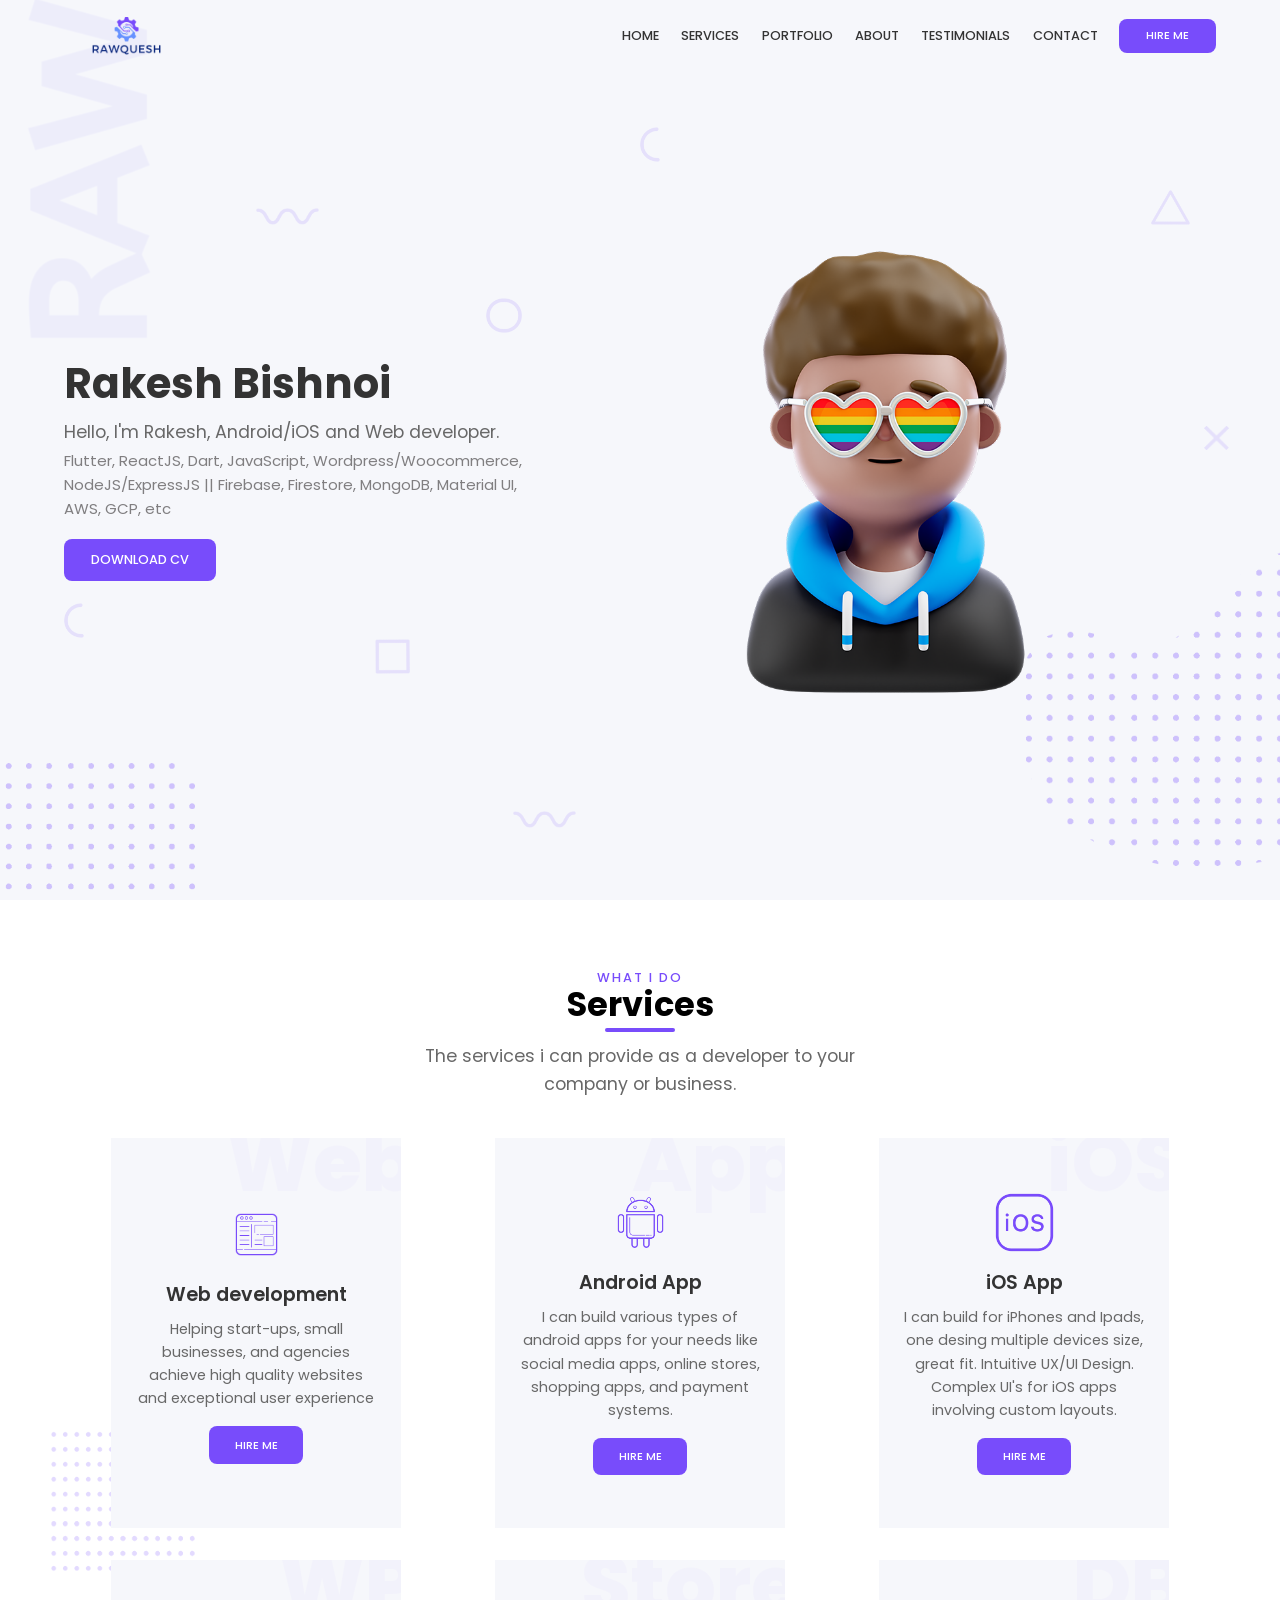
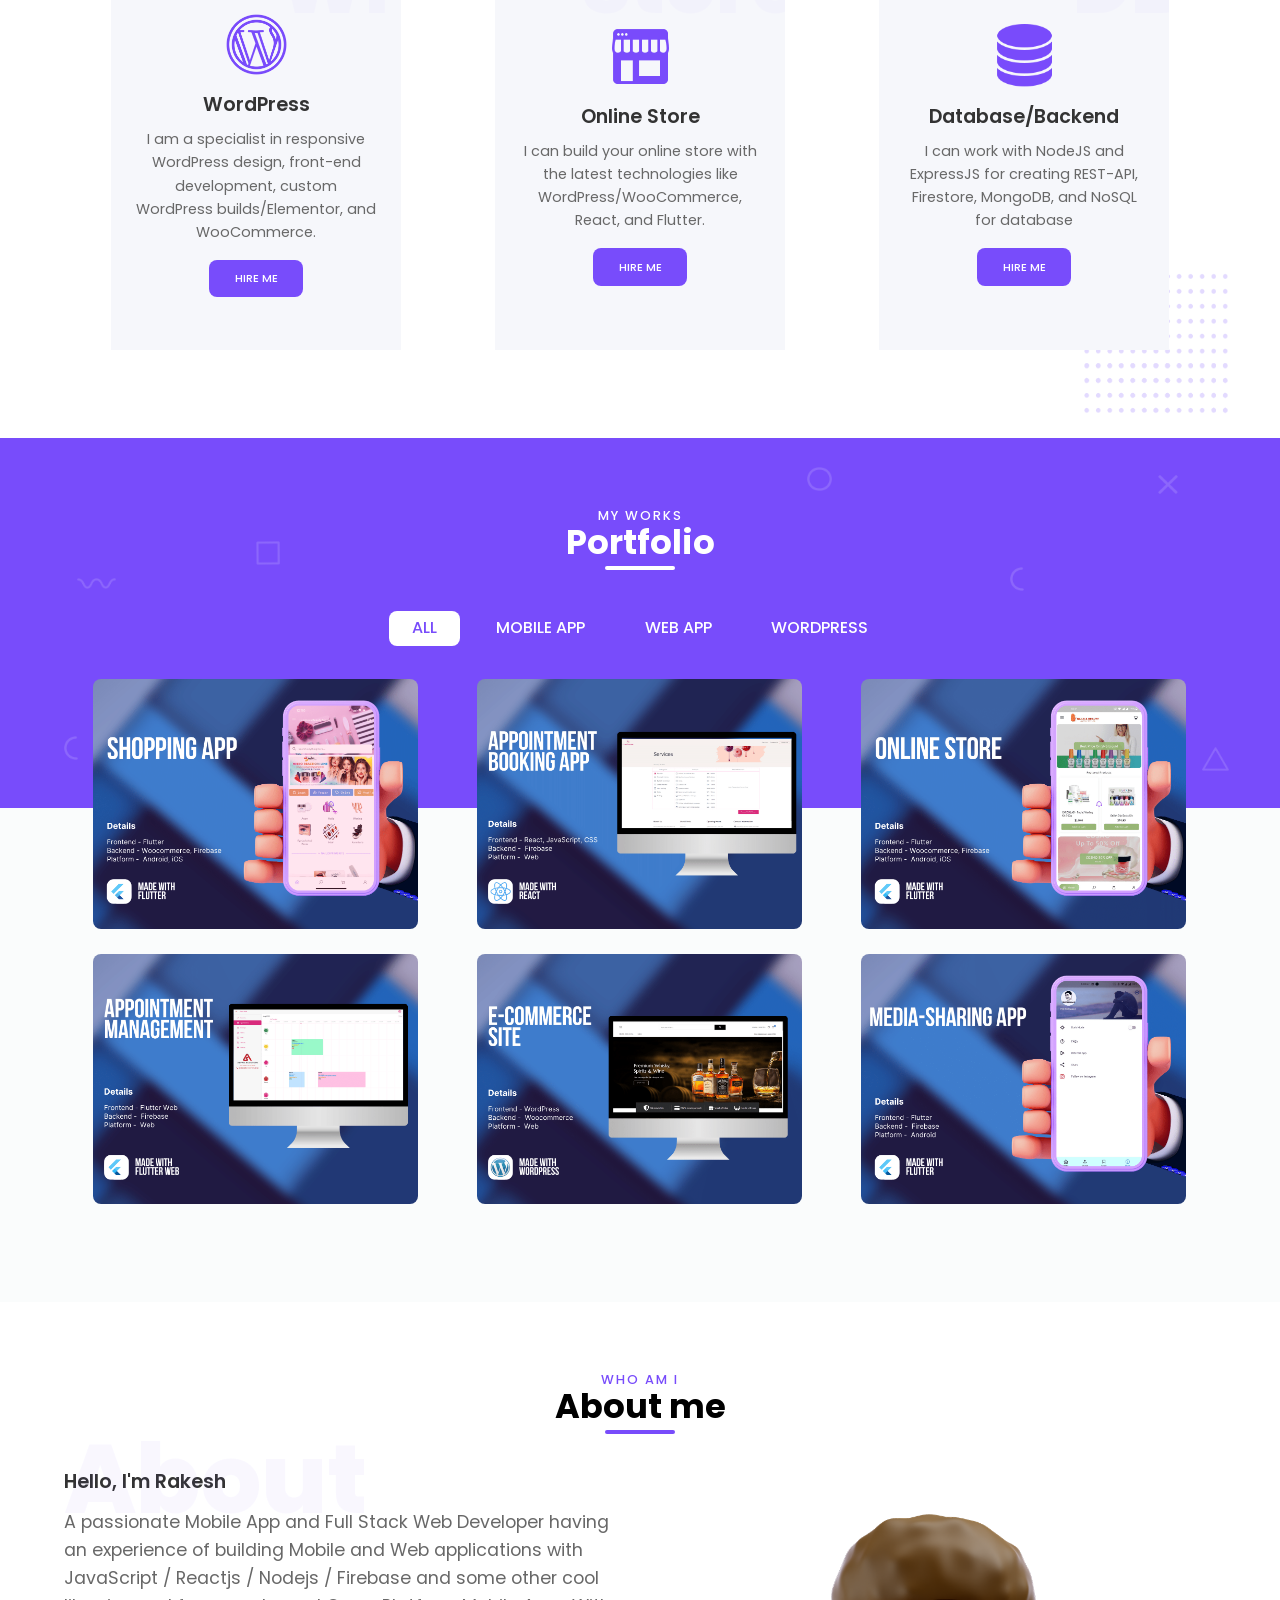
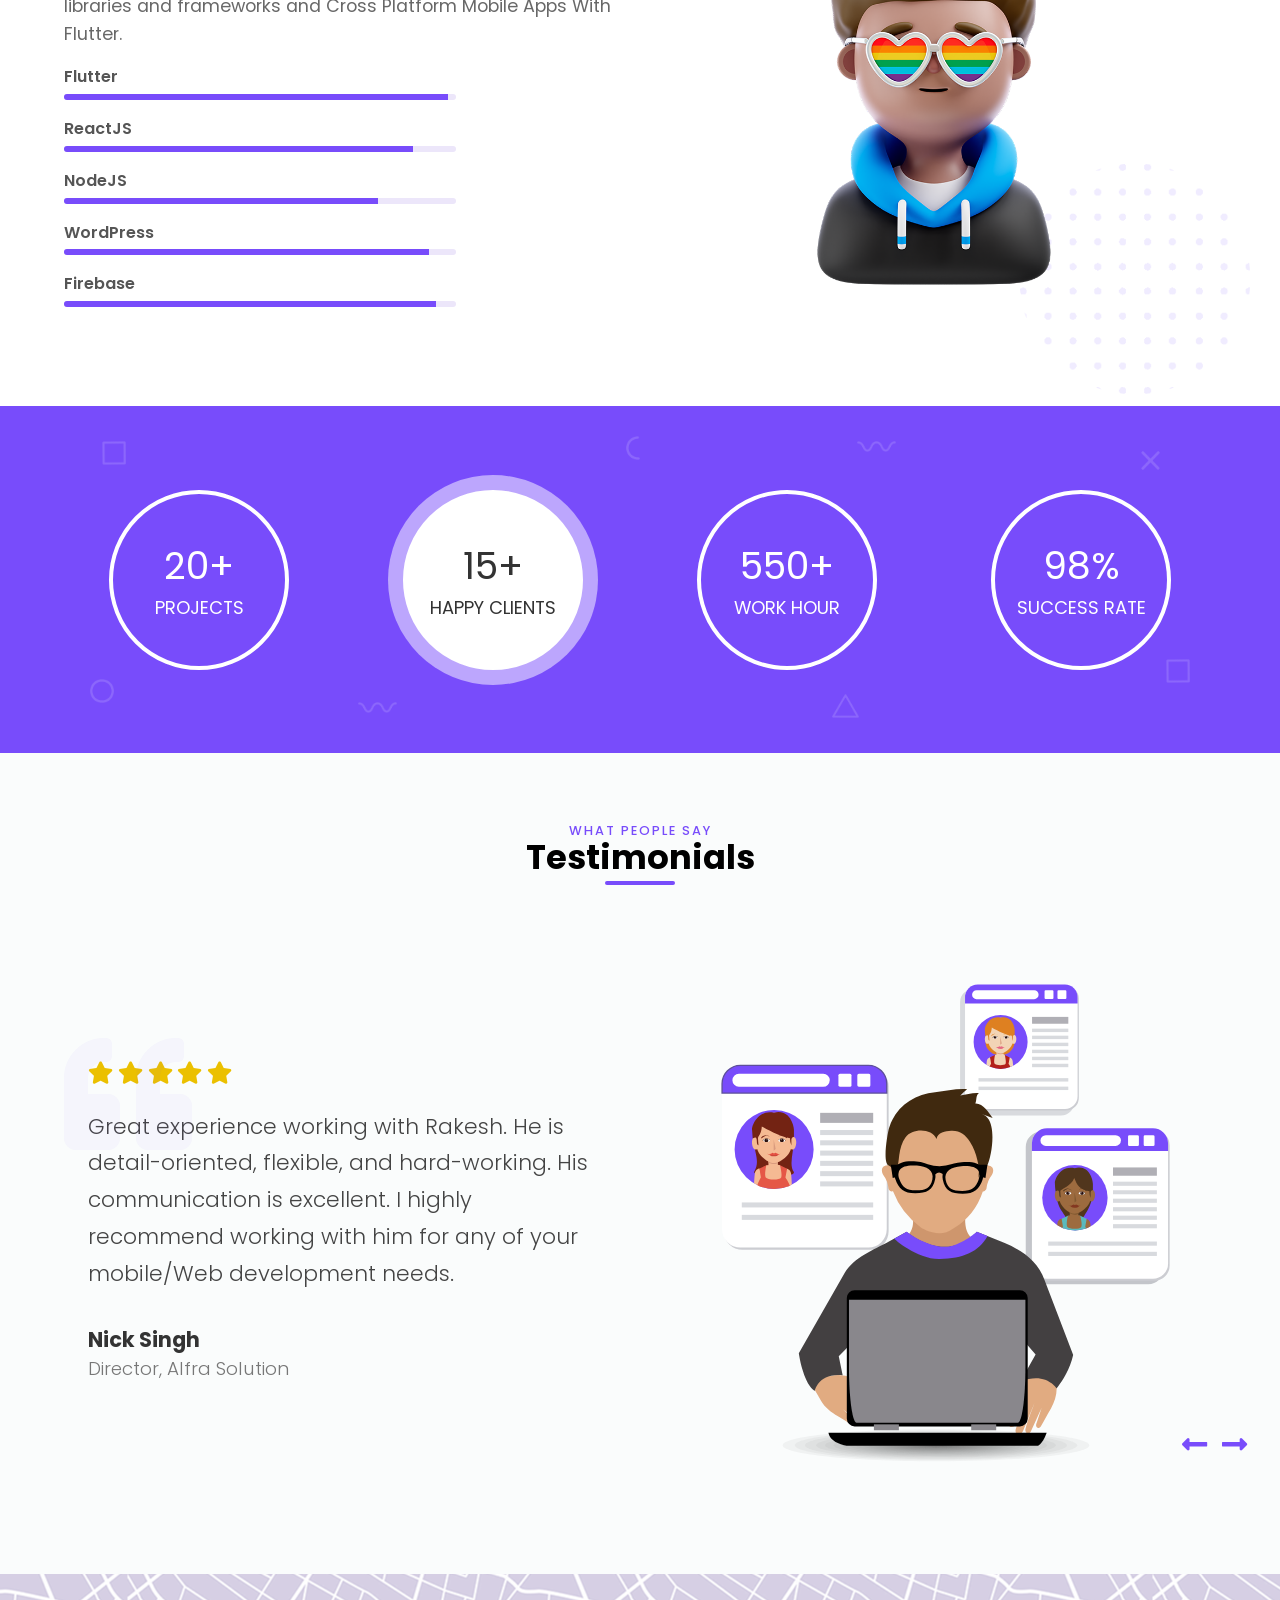
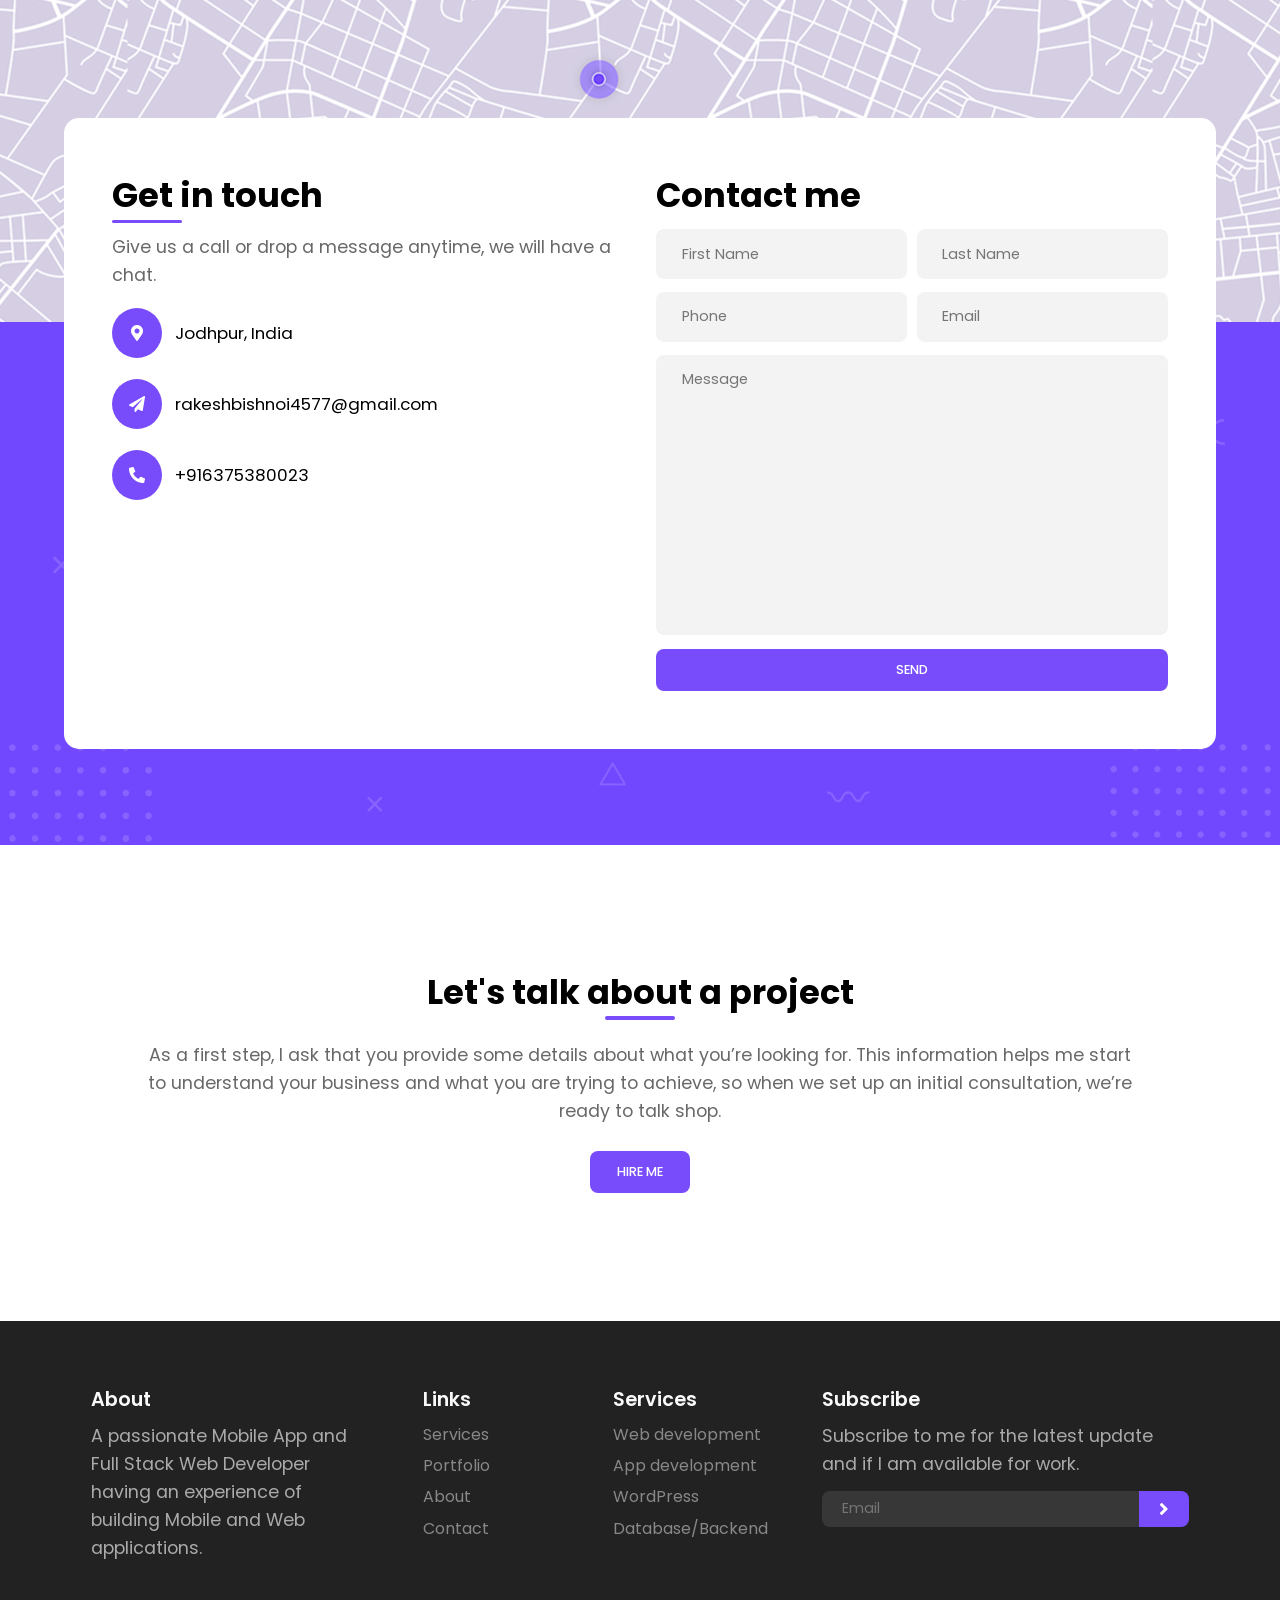
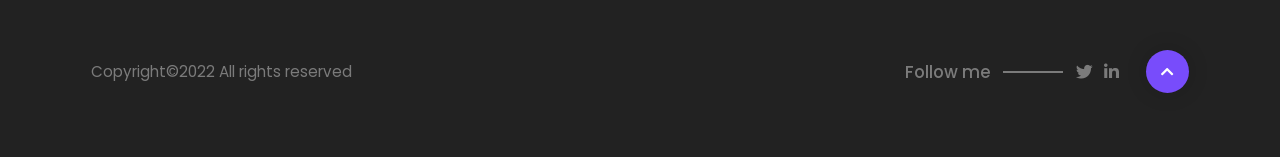
<file: index.html>
<!DOCTYPE html>
<html lang="en">
  <head>
    <meta charset="UTF-8" />
    <meta name="viewport" content="width=device-width, initial-scale=1.0" />
    <title>Hey, I'm Rakesh</title>
    <link rel="icon" type="image/x-icon" href="/img/fevicon.png?" />
    <link
      rel="stylesheet"
      href="https://unpkg.com/swiper/swiper-bundle.min.css"
    />
    <link
      rel="stylesheet"
      href="https://cdnjs.cloudflare.com/ajax/libs/font-awesome/5.15.1/css/all.min.css"
    />
    <link rel="stylesheet" href="./css/style.css" />
  </head>
  <body>
    <main>
      <header id="header">
        <div class="overlay overlay-lg">
          <img
            src="./img/shapes/square.png"
            class="shape square"
            alt="square shape rawquesh"
          />
          <img
            src="./img/shapes/circle.png"
            class="shape circle"
            alt="circle shape rawquesh"
          />
          <img
            src="./img/shapes/half-circle.png"
            class="shape half-circle1"
            alt="half circle shape rawquesh"
          />
          <img
            src="./img/shapes/half-circle.png"
            class="shape half-circle2"
            alt="half circle shape rawquesh"
          />
          <img
            src="./img/shapes/x.png"
            class="shape xshape"
            alt="shapes rawquesh"
          />
          <img
            src="./img/shapes/wave.png"
            class="shape wave wave1"
            alt="wave shape rawquesh"
          />
          <img
            src="./img/shapes/wave.png"
            class="shape wave wave2"
            alt="wave shape rawquesh"
          />
          <img
            src="./img/shapes/triangle.png"
            class="shape triangle"
            alt="triangle shape rawquesh"
          />
          <img
            src="./img/shapes/letters.png"
            class="letters"
            alt="letters rawquesh"
          />
          <img
            src="./img/shapes/points1.png"
            class="points points1"
            alt="points rawquesh"
          />
        </div>

        <nav>
          <div class="container">
            <div class="logo">
              <img src="./img/logo.png" alt="Logo" />
            </div>

            <div class="links">
              <ul>
                <li>
                  <a href="#header">Home</a>
                </li>
                <li>
                  <a href="#services">Services</a>
                </li>
                <li>
                  <a href="#portfolio">Portfolio</a>
                </li>
                <li>
                  <a href="#about">About</a>
                </li>

                <li>
                  <a href="#testimonials">Testimonials</a>
                </li>
                <li>
                  <a href="#contact">Contact</a>
                </li>
                <li>
                  <a href="mailto:rakeshbishnoi4577@gmail.com" class="active"
                    >Hire me</a
                  >
                </li>
              </ul>
            </div>

            <div class="hamburger-menu">
              <div class="bar"></div>
            </div>
          </div>
        </nav>

        <!-- Main section  -->

        <div class="header-content">
          <div class="container grid-2">
            <div class="column-1">
              <h1 class="header-title">Rakesh Bishnoi</h1>
              <div class="text">
                <p>Hello, I'm Rakesh, Android/iOS and Web developer.</p>
                <div class="small-desc">
                  Flutter, ReactJS, Dart, JavaScript, Wordpress/Woocommerce,
                  NodeJS/ExpressJS || Firebase, Firestore, MongoDB, Material UI,
                  AWS, GCP, etc
                </div>
              </div>
              <a href="./img/cv.pdf" target="_blank" class="btn">Download CV</a>
            </div>

            <div class="column-2 image">
              <img
                src="./img/shapes/points2.png"
                class="points points2"
                alt="points rawquesh"
              />
              <img
                src="./img/person.png"
                class="img-element z-index"
                alt="main logo rawquesh"
              />
            </div>
          </div>
        </div>
      </header>

      <!-- Services section  -->

      <section class="services section" id="services">
        <div class="container">
          <div class="section-header">
            <h3 class="title" data-title="What I Do">Services</h3>
            <p class="text">
              The services i can provide as a developer to your company or
              business.
            </p>
          </div>

          <div class="cards">
            <div class="card-wrap">
              <img
                src="./img/shapes/points3.png"
                class="points points1 points-sq"
                alt="points square rawquesh"
              />
              <div class="card" data-card="Web">
                <div class="card-content z-index">
                  <img
                    src="./img/services/web.png"
                    class="icon"
                    alt="web development showcase rawquesh"
                  />
                  <h3 class="title-sm">Web development</h3>
                  <p class="text">
                    Helping start-ups, small businesses, and agencies achieve
                    high quality websites and exceptional user experience
                  </p>
                  <a href="mailto:rakeshbishnoi4577@gmail.com" class="btn small"
                    >Hire me</a
                  >
                </div>
              </div>
            </div>

            <div class="card-wrap">
              <div class="card" data-card="App">
                <div class="card-content z-index">
                  <img
                    src="./img/services/android.png"
                    class="icon"
                    alt="android development showcase rawquesh"
                  />
                  <h3 class="title-sm">Android App</h3>
                  <p class="text">
                    I can build various types of android apps for your needs
                    like social media apps, online stores, shopping apps, and
                    payment systems.
                  </p>
                  <a href="mailto:rakeshbishnoi4577@gmail.com" class="btn small"
                    >Hire me</a
                  >
                </div>
              </div>
            </div>
            <div class="card-wrap">
              <div class="card" data-card="iOS">
                <div class="card-content z-index">
                  <img
                    src="./img/services/ios.png"
                    class="icon"
                    alt="ios development showcase rawquesh"
                  />
                  <h3 class="title-sm">iOS App</h3>
                  <p class="text">
                    I can build for iPhones and Ipads, one desing multiple
                    devices size, great fit. Intuitive UX/UI Design. Complex
                    UI's for iOS apps involving custom layouts.
                  </p>
                  <a href="mailto:rakeshbishnoi4577@gmail.com" class="btn small"
                    >Hire me</a
                  >
                </div>
              </div>
            </div>
            <div class="card-wrap">
              <div class="card" data-card="WP">
                <div class="card-content z-index">
                  <img
                    src="./img/services/wordpress.png"
                    class="icon"
                    alt="wordpress showcase rawquesh"
                  />
                  <h3 class="title-sm">WordPress</h3>
                  <p class="text">
                    I am a specialist in responsive WordPress design, front-end
                    development, custom WordPress builds/Elementor, and
                    WooCommerce.
                  </p>
                  <a href="mailto:rakeshbishnoi4577@gmail.com" class="btn small"
                    >Hire me</a
                  >
                </div>
              </div>
            </div>
            <div class="card-wrap">
              <div class="card" data-card="Store">
                <div class="card-content z-index">
                  <img
                    src="./img/services/online-store100.png"
                    class="icon"
                    alt="online store showcase rawquesh"
                  />
                  <h3 class="title-sm">Online Store</h3>
                  <p class="text">
                    I can build your online store with the latest technologies
                    like WordPress/WooCommerce, React, and Flutter.
                  </p>
                  <a href="mailto:rakeshbishnoi4577@gmail.com" class="btn small"
                    >Hire me</a
                  >
                </div>
              </div>
            </div>

            <div class="card-wrap">
              <img
                src="./img/shapes/points3.png"
                class="points points2 points-sq"
                alt=""
              />
              <div class="card" data-card="DB">
                <div class="card-content z-index">
                  <img
                    src="./img/services/database.png"
                    class="icon"
                    alt="database Backend showcase rawquesh"
                  />
                  <h3 class="title-sm">Database/Backend</h3>
                  <p class="text">
                    I can work with NodeJS and ExpressJS for creating REST-API,
                    Firestore, MongoDB, and NoSQL for database
                  </p>
                  <a href="mailto:rakeshbishnoi4577@gmail.com" class="btn small"
                    >Hire me</a
                  >
                </div>
              </div>
            </div>
          </div>
        </div>
      </section>

      <!-- Portfolio section -->

      <section class="portfolio section" id="portfolio">
        <div class="background-bg">
          <div class="overlay overlay-sm">
            <img
              src="./img/shapes/half-circle.png"
              class="shape half-circle1"
              alt=""
            />
            <img
              src="./img/shapes/half-circle.png"
              class="shape half-circle2"
              alt=""
            />
            <img src="./img/shapes/square.png" class="shape square" alt="" />
            <img src="./img/shapes/wave.png" class="shape wave" alt="" />
            <img src="./img/shapes/circle.png" class="shape circle" alt="" />
            <img
              src="./img/shapes/triangle.png"
              class="shape triangle"
              alt=""
            />
            <img src="./img/shapes/x.png" class="shape xshape" alt="" />
          </div>
        </div>

        <div class="container">
          <div class="section-header">
            <h3 class="title" data-title="My works">Portfolio</h3>
          </div>

          <div class="section-body">
            <div class="filter">
              <button class="filter-btn active" data-filter="*">All</button>
              <button class="filter-btn" data-filter=".appdev">
                Mobile App
              </button>
              <button class="filter-btn" data-filter=".webdev">Web App</button>
              <button class="filter-btn" data-filter=".wordpress">
                WordPress
              </button>
              <!-- <button class="filter-btn" data-filter=".wordpress">
                NodeJS
              </button> -->
            </div>

            <div class="grid">
              <a
                target="_blank"
                href="https://apps.apple.com/au/app/luminous-beauty-supply/id1556612136"
              >
                <div class="grid-item appdev">
                  <div class="gallery-image">
                    <img
                      src="./img/portfolio/shopping-app.png"
                      alt="Shopping App"
                    />
                    <div class="img-overlay">
                      <div class="plus"></div>
                      <div class="img-description">
                        <h3>Shopping App</h3>
                        <h5>View Demo</h5>
                      </div>
                    </div>
                  </div>
                </div>
              </a>

              <a target="_blank" href="https://parisnails.com.au/">
                <div class="grid-item webdev">
                  <div class="gallery-image">
                    <img
                      src="./img/portfolio/pos-web.png"
                      alt="Appointment Booking App"
                    />
                    <div class="img-overlay">
                      <div class="plus"></div>
                      <div class="img-description">
                        <h3>Appointment Booking App</h3>
                        <h5>View Demo</h5>
                      </div>
                    </div>
                  </div>
                </div>
              </a>
              <a target="_blank" href="about:black">
                <div class="grid-item appdev">
                  <div class="gallery-image">
                    <img
                      src="./img/portfolio/online-store.png"
                      alt="Online Store"
                    />
                    <div class="img-overlay">
                      <div class="plus"></div>
                      <div class="img-description">
                        <h3>Online Store</h3>
                        <h5>View Demo</h5>
                      </div>
                    </div>
                  </div>
                </div>
              </a>
              <a target="_blank" href="https://admin.parisnails.com.au/">
                <div class="grid-item webdev">
                  <div class="gallery-image">
                    <img
                      src="./img/portfolio/pos-admin.png"
                      alt="Appointment Management"
                    />
                    <div class="img-overlay">
                      <div class="plus"></div>
                      <div class="img-description">
                        <h3>Appointment Management</h3>
                        <h5>View Demo</h5>
                      </div>
                    </div>
                  </div>
                </div>
              </a>
              <a target="_blank" href="https://thebeverageangels.com.au/">
                <div class="grid-item wordpress">
                  <div class="gallery-image">
                    <img
                      src="./img/portfolio/wordpress1.png"
                      alt="App Development"
                    />
                    <div class="img-overlay">
                      <div class="plus"></div>
                      <div class="img-description">
                        <h3>App Development</h3>
                        <h5>View Demo</h5>
                      </div>
                    </div>
                  </div>
                </div>
              </a>
              <a
                href="https://play.google.com/store/apps/details?id=com.memebaaz.MemeBaaz"
                target="_blank"
              >
                <div class="grid-item ui appdev">
                  <div class="gallery-image">
                    <img
                      src="./img/portfolio/media-sharing.png"
                      alt="Media Sharing app"
                    />
                    <div class="img-overlay">
                      <div class="plus"></div>
                      <div class="img-description">
                        <h3>Media Sharing app</h3>
                        <h5>View Demo</h5>
                      </div>
                    </div>
                  </div>
                </div>
              </a>
            </div>
          </div>
        </div>
      </section>

      <!-- About section -->

      <section class="about section" id="about">
        <div class="container">
          <div class="section-header">
            <h3 class="title" data-title="Who Am I">About me</h3>
          </div>

          <div class="section-body grid-2">
            <div class="column-1">
              <h3 class="title-sm">Hello, I'm Rakesh</h3>
              <p class="text">
                A passionate Mobile App and Full Stack Web Developer having an
                experience of building Mobile and Web applications with
                JavaScript / Reactjs / Nodejs / Firebase and some other cool
                libraries and frameworks and Cross Platform Mobile Apps With
                Flutter.
              </p>
              <div class="skills">
                <div class="skill Flutter">
                  <h3 class="skill-title">Flutter</h3>
                  <div class="skill-bar">
                    <div class="skill-progress" data-progress="98%"></div>
                  </div>
                </div>
                <div class="skill ReactJS">
                  <h3 class="skill-title">ReactJS</h3>
                  <div class="skill-bar">
                    <div class="skill-progress" data-progress="89%"></div>
                  </div>
                </div>
                <div class="skill NodeJS">
                  <h3 class="skill-title">NodeJS</h3>
                  <div class="skill-bar">
                    <div class="skill-progress" data-progress="80%"></div>
                  </div>
                </div>
                <div class="skill WordPress">
                  <h3 class="skill-title">WordPress</h3>
                  <div class="skill-bar">
                    <div class="skill-progress" data-progress="93%"></div>
                  </div>
                </div>
                <div class="skill Firebase">
                  <h3 class="skill-title">Firebase</h3>
                  <div class="skill-bar">
                    <div class="skill-progress" data-progress="95%"></div>
                  </div>
                </div>
              </div>
            </div>

            <div class="column-2 image">
              <img src="./img/shapes/points4.png" class="points" alt="" />
              <img src="./img/person.png" class="z-index" alt="" />
            </div>
          </div>
        </div>
      </section>

      <!-- Records -->

      <section class="records">
        <div class="overlay overlay-sm">
          <img src="./img/shapes/square.png" alt="" class="shape square1" />
          <img src="./img/shapes/square.png" alt="" class="shape square2" />
          <img src="./img/shapes/circle.png" alt="" class="shape circle" />
          <img
            src="./img/shapes/half-circle.png"
            alt=""
            class="shape half-circle"
          />
          <img src="./img/shapes/wave.png" alt="" class="shape wave wave1" />
          <img src="./img/shapes/wave.png" alt="" class="shape wave wave2" />
          <img src="./img/shapes/x.png" alt="" class="shape xshape" />
          <img src="./img/shapes/triangle.png" alt="" class="shape triangle" />
        </div>

        <div class="container">
          <div class="wrap">
            <div class="record-circle">
              <h2 class="number add-plus" data-num="20">0</h2>
              <h4 class="sub-title">Projects</h4>
            </div>
          </div>

          <div class="wrap">
            <div class="record-circle active">
              <h2 class="number add-plus" data-num="15">0</h2>
              <h4 class="sub-title">Happy Clients</h4>
            </div>
          </div>

          <div class="wrap">
            <div class="record-circle">
              <h2 class="number add-plus" data-num="550">0</h2>
              <h4 class="sub-title">Work Hour</h4>
            </div>
          </div>

          <div class="wrap">
            <div class="record-circle">
              <h2 class="number add-perc" data-num="98">0</h2>
              <h4 class="sub-title">Success rate</h4>
            </div>
          </div>
        </div>
      </section>

      <!-- Testimonials -->

      <section class="testimonials section" id="testimonials">
        <div class="container">
          <div class="section-header">
            <h3 class="title" data-title="What People Say">Testimonials</h3>
          </div>

          <div class="testi-content grid-2">
            <div class="column-1 reviews">
              <div class="swiper-container">
                <div class="swiper-wrapper">
                  <div class="swiper-slide review">
                    <i class="fas fa-quote-left quote"></i>
                    <div class="rate">
                      <i class="fas fa-star"></i>
                      <i class="fas fa-star"></i>
                      <i class="fas fa-star"></i>
                      <i class="fas fa-star"></i>
                      <i class="fas fa-star"></i>
                    </div>

                    <p class="review-text">
                      Great experience working with Rakesh. He is
                      detail-oriented, flexible, and hard-working. His
                      communication is excellent. I highly recommend working
                      with him for any of your mobile/Web development needs.
                    </p>

                    <div class="review-info">
                      <h3 class="review-name">Nick Singh</h3>
                      <h5 class="review-job">Director, Alfra Solution</h5>
                    </div>
                  </div>

                  <div class="swiper-slide review">
                    <i class="fas fa-quote-left quote"></i>
                    <div class="rate">
                      <i class="fas fa-star"></i>
                      <i class="fas fa-star"></i>
                      <i class="fas fa-star"></i>
                      <i class="fas fa-star"></i>
                      <i class="fas fa-star"></i>
                    </div>

                    <p class="review-text">
                      Rakesh and his team did an excellent job. I sincerely
                      appreciate the responsiveness and design talent they
                      applied to this project. I will work with them again and
                      highly recommend their services.
                    </p>

                    <div class="review-info">
                      <h3 class="review-name">Ram K.</h3>
                      <h5 class="review-job">Lead</h5>
                    </div>
                  </div>

                  <div class="swiper-slide review">
                    <i class="fas fa-quote-left quote"></i>
                    <div class="rate">
                      <i class="fas fa-star"></i>
                      <i class="fas fa-star"></i>
                      <i class="fas fa-star"></i>
                      <i class="fas fa-star"></i>
                      <i class="fas fa-star"></i>
                    </div>

                    <p class="review-text">
                      Rakesh did a very good job in making the changes for the
                      invoice app and we are looking forward to the next update
                      on the app also. many thanks again.
                    </p>

                    <div class="review-info">
                      <h3 class="review-name">Blue Touch</h3>
                      <h5 class="review-job">company</h5>
                    </div>
                  </div>

                  <div class="swiper-slide review">
                    <i class="fas fa-quote-left quote"></i>
                    <div class="rate">
                      <i class="fas fa-star"></i>
                      <i class="fas fa-star"></i>
                      <i class="fas fa-star"></i>
                      <i class="fas fa-star"></i>
                      <i class="fas fa-star"></i>
                    </div>

                    <p class="review-text">
                      Great communication, very easy to work with, made sure all
                      bugs had been fixed. Will definitely be using Rakesh
                      again
                    </p>

                    <div class="review-info">
                      <h3 class="review-name">Muskaan</h3>
                      <h5 class="review-job">The Beverage Angels</h5>
                    </div>
                  </div>
                </div>
                <div class="review-nav swiper-button-prev">
                  <i class="fas fa-long-arrow-alt-left"></i>
                </div>
                <div class="review-nav swiper-button-next">
                  <i class="fas fa-long-arrow-alt-right"></i>
                </div>
              </div>
            </div>

            <div class="column-2 image">
              <img src="./img/testi.svg" alt="" class="img-element" />
            </div>
          </div>
        </div>
      </section>

      <!-- Contact -->

      <section class="contact" id="contact">
        <div class="container">
          <div class="contact-box">
            <div class="contact-info">
              <h3 class="title">Get in touch</h3>
              <p class="text">
                Give us a call or drop a message anytime, we will have a chat.
              </p>
              <div class="information-wrap">
                <div class="information">
                  <div class="contact-icon">
                    <i class="fas fa-map-marker-alt"></i>
                  </div>
                  <p class="info-text">Jodhpur, India</p>
                </div>

                <div class="information">
                  <div class="contact-icon">
                    <i class="fas fa-paper-plane"></i>
                  </div>
                  <p class="info-text">rakeshbishnoi4577@gmail.com</p>
                </div>

                <div class="information">
                  <div class="contact-icon">
                    <i class="fas fa-phone-alt"></i>
                  </div>
                  <p class="info-text">+916375380023</p>
                </div>
              </div>
            </div>

            <div class="contact-form">
              <form
                form
                action="https://formsubmit.co/fbe30d8ad08199aa18d939301659dec5 "
                method="POST"
              >
                <h3 class="title">Contact me</h3>
                <div class="row">
                  <input type="hidden" name="_template" value="table" />
                  <input type="hidden" name="_subject" value="Contact" />

                  <input
                    class="contact-input"
                    placeholder="First Name"
                    type="text"
                    name="fname"
                    required
                  />
                  <input
                    type="text"
                    class="contact-input"
                    placeholder="Last Name"
                    name="lname"
                    required
                  />
                </div>

                <div class="row">
                  <input
                    type="text"
                    class="contact-input"
                    placeholder="Phone"
                    name="phone"
                    required
                  />
                  <input
                    type="email"
                    class="contact-input"
                    placeholder="Email"
                    name="email"
                    required
                  />
                </div>

                <div class="row">
                  <textarea
                    class="contact-input textarea"
                    placeholder="Message"
                    name="message"
                    required
                  ></textarea>
                </div>
                <button type="submit" class="btn">Send</button>
              </form>
            </div>
          </div>
        </div>
      </section>

      <!-- Hire me -->

      <section class="hireme" id="hireme">
        <div class="container">
          <h3 class="title">Let's talk about a project</h3>
          <p class="text">
            As a first step, I ask that you provide some details about what
            you’re looking for. This information helps me start to understand
            your business and what you are trying to achieve, so when we set up
            an initial consultation, we’re ready to talk shop.
          </p>
          <a href="mailto:rakeshbishnoi4577@gmail.com" class="btn">Hire me</a>
        </div>
      </section>
    </main>

    <footer class="footer">
      <div class="container">
        <div class="grid-4">
          <div class="grid-4-col footer-about">
            <h3 class="title-sm">About</h3>
            <p class="text">
              A passionate Mobile App and Full Stack Web Developer having an
              experience of building Mobile and Web applications.
            </p>
          </div>

          <div class="grid-4-col footer-links">
            <h3 class="title-sm">Links</h3>
            <ul>
              <li>
                <a href="#services">Services</a>
              </li>
              <li>
                <a href="#portfolio">Portfolio</a>
              </li>
              <li>
                <a href="#about">About</a>
              </li>

              <li>
                <a href="#contact">Contact</a>
              </li>
            </ul>
          </div>

          <div class="grid-4-col footer-links">
            <h3 class="title-sm">Services</h3>
            <ul>
              <li>
                <a>Web development</a>
              </li>
              <li>
                <a>App development </a>
              </li>
              <li>
                <a>WordPress</a>
              </li>
              <li>
                <a>Database/Backend</a>
              </li>
            </ul>
          </div>

          <div class="grid-4-col footer-newstletter">
            <h3 class="title-sm">Subscribe</h3>
            <p class="text">
              Subscribe to me for the latest update and if I am available for
              work.
            </p>
            <form
              action="https://formsubmit.co/fbe30d8ad08199aa18d939301659dec5 "
              method="POST"
            >
              <div class="footer-input-wrap">
                <input type="hidden" name="_template" value="table" />
                <input type="hidden" name="_subject" value="Subscribe" />
                <input
                  required
                  name="email"
                  type="email"
                  class="footer-input"
                  placeholder="Email"
                />
                <button type="submit" class="input-arrow">
                  <i class="fas fa-angle-right"></i>
                </button>
              </div>
            </form>
          </div>
        </div>

        <div class="bottom-footer">
          <div class="copyright">
            <p class="text">Copyright&copy;2022 All rights reserved</p>
          </div>

          <div class="followme-wrap">
            <div class="followme">
              <h3>Follow me</h3>
              <span class="footer-line"></span>
              <div class="social-media">
                <a href="https://twitter.com/rawquesh" target="_blank">
                  <i class="fab fa-twitter"></i>
                </a>
                <a href="https://www.linkedin.com/in/rawquesh/" target="_blank">
                  <i class="fab fa-linkedin-in"></i>
                </a>
              </div>
            </div>

            <div class="back-btn-wrap">
              <a href="#" class="back-btn">
                <i class="fas fa-chevron-up"></i>
              </a>
            </div>
          </div>
        </div>
      </div>
    </footer>

    <script src="https://cdnjs.cloudflare.com/ajax/libs/jquery/3.5.1/jquery.min.js"></script>
    <script src="./js/isotope.pkgd.min.js"></script>
    <script src="https://unpkg.com/swiper/swiper-bundle.min.js"></script>
    <script src="./js/app.js"></script>
  </body>
</html>
</file>
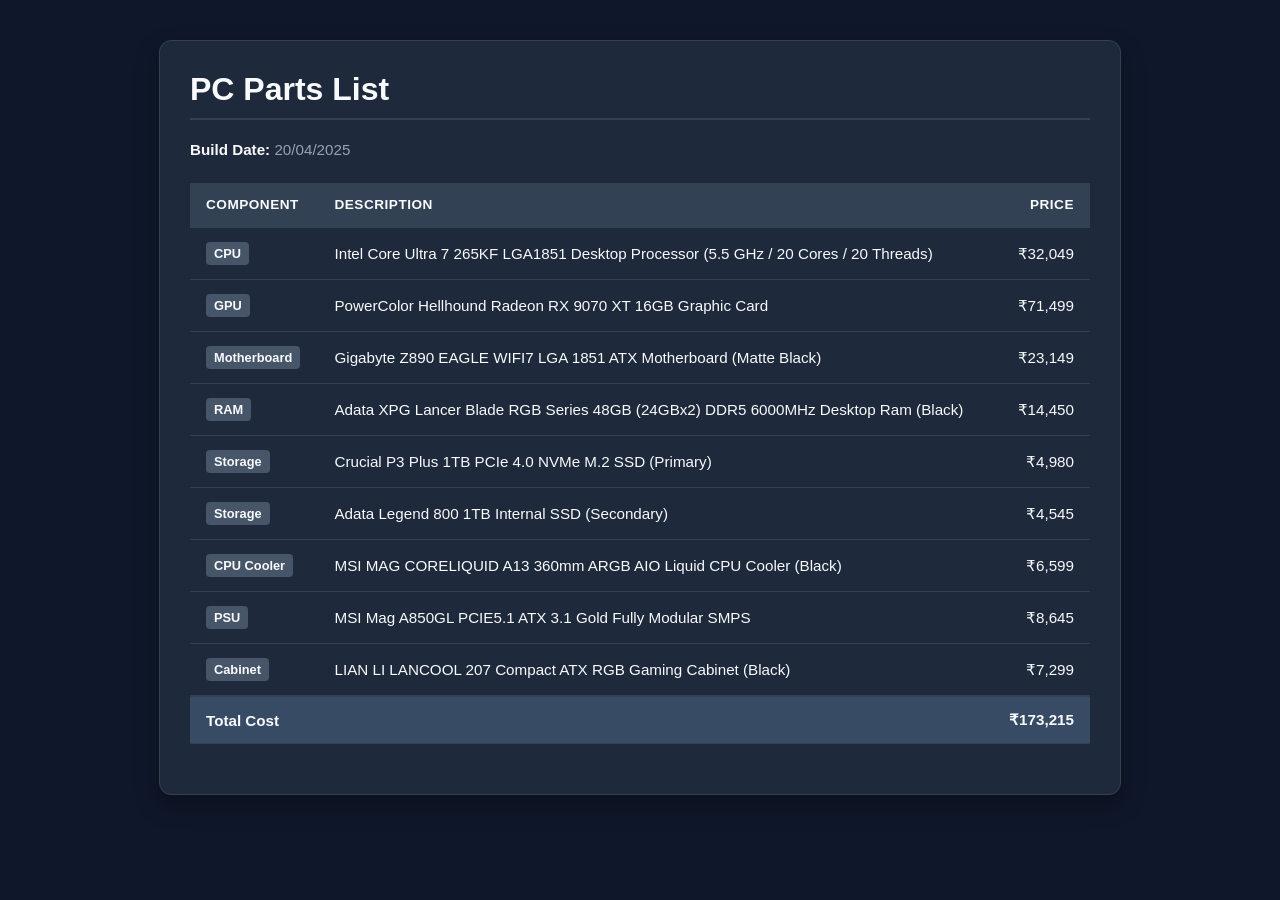
<file: pc-specs.html>
<!DOCTYPE html>
<html lang="en">
<head>
    <meta charset="UTF-8">
    <meta name="viewport" content="width=device-width, initial-scale=1.0">
    <title>PC Parts List</title>
    <style>
        :root {
            --bg-color: #0f172a;
            --card-bg: #1e293b;
            --text-main: #f8fafc;
            --text-muted: #94a3b8;
            --border-color: #334155;
            
            /* Unified row color for ALL components */
            --row-bg: #1e293b;
            --row-hover: #293548;

            /* Lighter accent colors for header and total rows */
            --header-bg: #334155; 
            --total-bg: #384b65;
        }

        body {
            font-family: -apple-system, BlinkMacSystemFont, "Segoe UI", Roboto, Helvetica, Arial, sans-serif;
            background-color: var(--bg-color);
            color: var(--text-main);
            margin: 0;
            padding: 40px 20px;
            display: flex;
            justify-content: center;
        }

        .container {
            width: 100%;
            max-width: 900px;
            background: var(--card-bg);
            padding: 30px;
            border-radius: 12px;
            box-shadow: 0 10px 25px rgba(0, 0, 0, 0.3);
            border: 1px solid var(--border-color);
        }

        h1 {
            margin-top: 0;
            font-size: 2rem;
            color: var(--text-main);
            border-bottom: 2px solid var(--border-color);
            padding-bottom: 10px;
        }

        .meta-info {
            font-size: 0.95rem;
            color: var(--text-muted);
            margin-bottom: 25px;
        }

        .meta-info strong {
            color: var(--text-main);
        }

        table {
            width: 100%;
            border-collapse: collapse;
            text-align: left;
            margin-bottom: 20px;
        }

        th {
            background-color: var(--header-bg);
            color: var(--text-main);
            font-weight: 600;
            text-transform: uppercase;
            font-size: 0.85rem;
            letter-spacing: 0.5px;
            padding: 14px 16px;
            border-bottom: 2px solid var(--border-color);
        }

        td {
            padding: 14px 16px;
            border-bottom: 1px solid var(--border-color);
            font-size: 0.95rem;
            background-color: var(--row-bg); /* Applies identical background to every item */
        }

        tr:hover td {
            background-color: var(--row-hover) !important;
        }

        .price-col {
            text-align: right;
            font-variant-numeric: tabular-nums;
            white-space: nowrap;
        }

        .total-row {
            font-weight: bold;
            font-size: 1.1rem;
        }

        .total-row td {
            border-top: 2px solid var(--border-color);
            border-bottom: 1px solid var(--border-color);
            color: var(--text-main);
            background-color: var(--total-bg) !important;
        }

        .component-badge {
            display: inline-block;
            padding: 4px 8px;
            background: #475569; /* Identical badge styling for all */
            border-radius: 4px;
            font-size: 0.8rem;
            font-weight: 600;
            color: var(--text-main);
        }
    </style>
</head>
<body>

<div class="container">
    <h1>PC Parts List</h1>
    <div class="meta-info">
        <span><strong>Build Date:</strong> 20/04/2025</span>
    </div>

    <table>
        <thead>
            <tr>
                <th>Component</th>
                <th>Description</th>
                <th class="price-col">Price</th>
            </tr>
        </thead>
        <tbody>
            <tr>
                <td><span class="component-badge">CPU</span></td>
                <td>Intel Core Ultra 7 265KF LGA1851 Desktop Processor (5.5 GHz / 20 Cores / 20 Threads)</td>
                <td class="price-col">₹32,049</td>
            </tr>
            <tr>
                <td><span class="component-badge">GPU</span></td>
                <td>PowerColor Hellhound Radeon RX 9070 XT 16GB Graphic Card</td>
                <td class="price-col">₹71,499</td>
            </tr>
            <tr>
                <td><span class="component-badge">Motherboard</span></td>
                <td>Gigabyte Z890 EAGLE WIFI7 LGA 1851 ATX Motherboard (Matte Black)</td>
                <td class="price-col">₹23,149</td>
            </tr>
            <tr>
                <td><span class="component-badge">RAM</span></td>
                <td>Adata XPG Lancer Blade RGB Series 48GB (24GBx2) DDR5 6000MHz Desktop Ram (Black)</td>
                <td class="price-col">₹14,450</td>
            </tr>
            <tr>
                <td><span class="component-badge">Storage</span></td>
                <td>Crucial P3 Plus 1TB PCIe 4.0 NVMe M.2 SSD (Primary)</td>
                <td class="price-col">₹4,980</td>
            </tr>
            <tr>
                <td><span class="component-badge">Storage</span></td>
                <td>Adata Legend 800 1TB Internal SSD (Secondary)</td>
                <td class="price-col">₹4,545</td>
            </tr>
            <tr>
                <td><span class="component-badge">CPU Cooler</span></td>
                <td>MSI MAG CORELIQUID A13 360mm ARGB AIO Liquid CPU Cooler (Black)</td>
                <td class="price-col">₹6,599</td>
            </tr>
            <tr>
                <td><span class="component-badge">PSU</span></td>
                <td>MSI Mag A850GL PCIE5.1 ATX 3.1 Gold Fully Modular SMPS</td>
                <td class="price-col">₹8,645</td>
            </tr>
            <tr>
                <td><span class="component-badge">Cabinet</span></td>
                <td>LIAN LI LANCOOL 207 Compact ATX RGB Gaming Cabinet (Black)</td>
                <td class="price-col">₹7,299</td>
            </tr>
            <tr class="total-row">
                <td>Total Cost</td>
                <td></td>
                <td class="price-col">₹173,215</td>
            </tr>
        </tbody>
    </table>
</div>

</body>
</html>
</file>
<file: css/style.css>
@import url("https://fonts.googleapis.com/css2?family=Poppins:wght@100;200;300;400;500;600;700;800;900&display=swap");

:root {
  --dark-one: #333;
  --dark-two: #686868;
  --main-color: #784cfb;
  --light-one: #fff;
  --light-two: #fafcfc;
  --light-three: #f6f7fb;
}

/* Genral Styles */

*,
*::before,
*::after {
  margin: 0;
  padding: 0;
  box-sizing: border-box;
}

html {
  scroll-behavior: smooth;
}

body,
button,
input,
textarea {
  font-family: "Poppins", sans-serif;
}

body {
  min-width: 320px;
}

a {
  text-decoration: none;
}

ul {
  list-style: none;
}

img {
  width: 100%;
  -webkit-user-drag: none;
  -khtml-user-drag: none;
  -moz-user-drag: none;
  -o-user-drag: none;
  /* user-select: none; */
}

.container {
  position: relative;
  z-index: 5;
  max-width: 98rem;
  padding: 0 4rem;
  margin: 0 auto;
}

.stop-scrolling {
  height: 100%;
  overflow: hidden;
}

.grid-2 {
  display: grid;
  grid-template-columns: repeat(2, 1fr);
  align-items: center;
  justify-content: center;
}

.text {
  font-size: 1.25rem;
  color: var(--dark-two);
  line-height: 1.6;
}

.column-1 {
  margin-right: 1.5rem;
}

.column-2 {
  margin-left: 1.5rem;
}

.image {
  position: relative;
  display: flex;
  align-items: center;
  justify-content: center;
}

.z-index {
  position: relative;
  z-index: 2;
}

.overlay {
  position: absolute;
  width: 100%;
  height: 100%;
  overflow: hidden;
  top: 0;
  left: 0;
}

.overlay .shape {
  width: initial;
  opacity: 0.13;
  position: absolute;
}

.overlay.overlay-lg .shape {
  height: 55px;
}

.overlay.overlay-lg .shape.wave {
  height: initial;
  width: 88px;
}

.overlay.overlay-lg .shape.xshape {
  height: 38px;
}

.overlay.overlay-sm .shape {
  filter: brightness(0) invert(1);
  opacity: 0.15;
  height: 40px;
}

.overlay.overlay-sm .shape.wave {
  height: initial;
  width: 70px;
}

.overlay.overlay-sm .shape.xshape {
  height: 30px;
}

.points {
  opacity: 0.3;
  position: absolute;
}

.section {
  padding: 7rem 0;
  overflow: hidden;
}

.section-header {
  text-align: center;
  margin-bottom: 1.5rem;
}

.title {
  position: relative;
  display: inline-block;
  padding-bottom: 1rem;
  line-height: 1;
  font-size: 2.8rem;
  margin-bottom: 0.6rem;
}

.title:before {
  content: attr(data-title);
  display: block;
  margin-bottom: 0.4rem;
  color: var(--main-color);
  font-size: 1.15rem;
  font-weight: 500;
  text-transform: uppercase;
  letter-spacing: 3px;
}

.title:after {
  content: "";
  position: absolute;
  width: 90px;
  height: 5px;
  border-radius: 3px;
  background-color: var(--main-color);
  bottom: 0;
  left: 50%;
  transform: translateX(-50%);
}

.section-header .text {
  max-width: 600px;
  margin: 0 auto;
}

.title-sm {
  color: var(--dark-one);
  font-weight: 600;
  font-size: 1.6rem;
}

.points-sq {
  width: 210px;
}

.btn {
  display: inline-block;
  padding: 0.85rem 2rem;
  background-color: var(--main-color);
  color: var(--light-one);
  border-radius: 0.5rem;
  font-size: 1.05rem;
  text-transform: uppercase;
  font-weight: 500;
  transition: 0.3s;
}

.btn:hover {
  background-color: #6b44e0;
}

.btn.small {
  padding: 0.7rem 1.8rem;
  font-size: 1rem;
}

/* End Genral Styles */

/* Header */

header {
  width: 100%;
  background-color: var(--light-three);
  overflow: hidden;
  position: relative;
}

nav {
  width: 100%;
  position: relative;
  z-index: 50;
}

nav .container {
  display: flex;
  justify-content: space-between;
  height: 6rem;
  align-items: center;
}

.logo {
  width: 165px;
  display: flex;
  align-items: center;
}

.links ul {
  display: flex;
}

.links a {
  display: inline-block;
  padding: 0.9rem 1.2rem;
  color: var(--dark-one);
  font-size: 1.05rem;
  text-transform: uppercase;
  font-weight: 500;
  line-height: 1;
  transition: 0.3s;
}

.links a.active {
  background-color: var(--main-color);
  color: var(--light-one);
  border-radius: 0.5rem;
  font-size: 1rem;
  padding: 0.9rem 2.1rem;
  margin-left: 1rem;
}

.links a:hover {
  color: var(--main-color);
}

.links a.active:hover {
  color: var(--light-one);
  background-color: #6b44e0;
}

.hamburger-menu {
  width: 2.7rem;
  height: 3rem;
  z-index: 100;
  position: relative;
  display: none;
  align-items: center;
  justify-content: flex-end;
}

.hamburger-menu .bar {
  position: relative;
  width: 2.1rem;
  height: 3px;
  border-radius: 3px;
  background-color: var(--dark-one);
  transition: 0.5s;
}

.bar:before,
.bar:after {
  content: "";
  position: absolute;
  width: 2.1rem;
  height: 3px;
  border-radius: 3px;
  background-color: var(--dark-one);
  transition: 0.5s;
}

.bar:before {
  transform: translateY(-9px);
}

.bar:after {
  transform: translateY(9px);
}

nav.open .hamburger-menu .bar {
  background-color: transparent;
  transform: rotate(360deg);
}

nav.open .hamburger-menu .bar:before {
  transform: translateY(0) rotate(45deg);
  background-color: var(--light-one);
}

nav.open .hamburger-menu .bar:after {
  transform: translateY(0) rotate(-45deg);
  background-color: var(--light-one);
}

nav.open .links {
  transform: translateX(0);
}

.header-content .container.grid-2 {
  grid-template-columns: 2.5fr 3.5fr;
  min-height: calc(100vh - 6rem);
  padding-bottom: 2.5rem;
  text-align: left;
}

.header-title {
  font-size: 3.8rem;
  line-height: 0.8;
  color: var(--dark-one);
}

.header-content .text {
  margin: 2.15rem 0;
}

.header-content .text .small-desc {
  font-size: 15px;
  margin-top: 3px;
  color: rgba(19, 15, 15, 0.521);
}

.header-content .image .img-element {
  max-width: 750px;
}

header .points1 {
  width: 420px;
  bottom: -75px;
  left: -150px;
}

header .points2 {
  width: 70%;
  top: 65%;
  left: 71%;
}

header .square {
  right: 68%;
  top: 71%;
}

header .triangle {
  right: 7%;
  bottom: 75%;
}

header .xshape {
  right: 4%;
  bottom: 50%;
}

header .half-circle1 {
  left: 50%;
  bottom: 82%;
}

header .half-circle2 {
  left: 5%;
  top: 67%;
}

header .wave1 {
  bottom: 75%;
  left: 20%;
}

header .wave2 {
  bottom: 8%;
  right: 55%;
}

header .circle {
  left: 38%;
  bottom: 63%;
}

.letters {
  position: absolute;
  width: 13.5%;
  top: -5px;
  left: 15px;
  opacity: 0.08;
}

/* End header */

/* Services */

.cards {
  display: flex;
  justify-content: space-around;
  flex-wrap: wrap;
  width: 100%;
}

.card-wrap {
  position: relative;
  margin: 1.7rem 0.8rem;
}

.card {
  position: relative;
  width: 100%;
  max-width: 390px;
  min-height: 520px;
  background-color: var(--light-three);
  display: flex;
  align-items: center;
  justify-content: center;
  text-align: center;
  padding: 3rem 2rem;
  overflow: hidden;
  transition: 0.3s;
}

.card:before {
  content: attr(data-card);
  position: absolute;
  top: -15px;
  right: -15px;
  font-size: 6rem;
  font-weight: 800;
  line-height: 1;
  color: var(--main-color);
  opacity: 0.025;
}

.card:after {
  content: "";
  position: absolute;
  width: 100%;
  height: 0px;
  bottom: 0;
  left: 0;
  background-color: var(--main-color);
  transition: 0.3s;
}

.card-wrap:hover .card {
  transform: translateY(-15px);
}

.card-wrap:hover .card:after {
  height: 8px;
}

.icon {
  width: 90px;
  margin-bottom: 1.7rem;
}

.card .title-sm {
  line-height: 0.8;
}

.card .text {
  font-size: 1.15rem;
  margin: 1.8rem 0;
}

.services .points1 {
  bottom: -50px;
  left: -125px;
  opacity: 0.2;
  pointer-events: none;
}

.services .points2 {
  bottom: -70px;
  right: -65px;
  opacity: 0.2;
  pointer-events: none;
}

/* End Services */

/* Portfolio */

.portfolio {
  position: relative;
  width: 100%;
  background-color: var(--light-two);
}

.background-bg {
  position: absolute;
  width: 100%;
  height: 520px;
  top: 0;
  left: 0;
  background-color: var(--main-color);
}

.portfolio .title,
.portfolio .title:before {
  color: var(--light-one);
}

.portfolio .title:after {
  background-color: var(--light-one);
}

.filter {
  width: 100%;
  display: flex;
  align-items: center;
  justify-content: center;
  flex-wrap: wrap;
}

.filter-btn {
  border: none;
  outline: none;
  background-color: transparent;
  margin: 0.45rem 0.4rem;
  padding: 0.85rem 1.8rem;
  color: var(--light-one);
  text-transform: uppercase;
  font-weight: 500;
  font-size: 1.1rem;
  line-height: 1;
  cursor: pointer;
  border-radius: 0.5rem;
  transition: 0.3s;
}

.filter-btn.active {
  background-color: var(--light-one);
  color: var(--main-color);
}

.portfolio .square {
  top: 28%;
  left: 20%;
}

.portfolio .circle {
  top: 8%;
  right: 35%;
}

.portfolio .triangle {
  bottom: 10%;
  right: 4%;
}

.portfolio .half-circle1 {
  bottom: 13%;
  left: 5%;
}

.portfolio .half-circle2 {
  top: 35%;
  right: 20%;
}

.portfolio .xshape {
  top: 10%;
  right: 8%;
}

.portfolio .wave {
  top: 38%;
  left: 6%;
}

.grid {
  width: 100%;
  margin: 1.5rem 0;
}

.grid-item {
  width: 33.33%;
  padding: 1rem 1.2rem;
  display: flex;
  justify-content: center;
}

.gallery-image {
  position: relative;
  overflow: hidden;
  border-radius: 0.5rem;
  height: 330px;
  width: 100%;
  cursor: pointer;
}

.gallery-image img {
  position: absolute;
  height: 115%;
  width: initial;
  top: 50%;
  left: 50%;
  transform: translate(-50%, -50%);
  transform-origin: center;
  transition: 0.5s;
}

.gallery-image .img-overlay {
  position: absolute;
  width: 100%;
  height: 100%;
  top: 0;
  left: 0;
  z-index: 2;
  color: var(--light-one);
  background-color: rgba(120, 76, 251, 0.55);
  display: flex;
  flex-direction: column;
  align-items: center;
  justify-content: flex-end;
  padding: 2rem 3.2rem;
  opacity: 0;
  transition: 0.5s;
}

.img-overlay .plus {
  position: relative;
  margin: auto 0;
}

.plus:before,
.plus:after {
  content: "";
  position: absolute;
  width: 4.5rem;
  height: 3px;
  top: 50%;
  left: 50%;
  transform: translate(-50%, -50%);
  background-color: var(--light-one);
  border-radius: 3px;
}

.plus:before {
  transform: translate(-50%, -50%) rotate(-90deg);
}

.img-description {
  width: 100%;
}

.img-overlay h3 {
  font-weight: 600;
  text-transform: uppercase;
  font-size: 1.5rem;
}

.img-overlay h5 {
  font-size: 1.15rem;
  font-weight: 300;
}

.gallery-image:hover .img-overlay {
  opacity: 1;
}

.gallery-image:hover img {
  transform: translate(-50%, -50%) scale(1.1);
}

.more-folio {
  display: flex;
  justify-content: center;
}

/* End Portfolio */

/* About */

.about {
  overflow: hidden;
}

.about img {
  max-width: 600px;
}

.about .text {
  margin-top: 1rem;
}

.skills {
  margin: 1.5rem 0 2.5rem 0;
}

.skill {
  margin: 1rem 0;
}

.skill-title {
  color: #555;
  font-weight: 600;
  margin-bottom: 0.3rem;
}

.skill-bar {
  width: 70%;
  height: 8px;
  border-radius: 4px;
  background-color: #ece6fa;
  position: relative;
  overflow: hidden;
}

.skill-progress {
  position: absolute;
  height: 100%;
  width: 0%;
  top: 0;
  left: 0;
  background-color: var(--main-color);
  transition: 1s;
}

.about .column-1 {
  position: relative;
}

.about .column-1:before {
  content: "About";
  position: absolute;
  font-size: 8rem;
  font-weight: 800;
  color: var(--main-color);
  opacity: 0.04;
  top: 20px;
  left: 0;
  line-height: 0;
}

.about .points {
  width: 300px;
  top: 65%;
  left: 80%;
  opacity: 0.1;
}

/* End About */

/* Records */

.records {
  position: relative;
  background-color: var(--main-color);
  padding: 5.2rem 0;
}

.records .container {
  display: grid;
  grid-template-columns: repeat(4, 1fr);
  align-items: center;
  justify-content: center;
  text-align: center;
  grid-column-gap: 1.5rem;
  grid-row-gap: 2rem;
}

.record-circle {
  width: 180px;
  height: 180px;
  border-radius: 50%;
  margin: 0 auto;
  border: 4px solid var(--light-one);
  display: flex;
  flex-direction: column;
  justify-content: center;
  color: var(--light-one);
}

.record-circle.active {
  background-color: var(--light-one);
  color: var(--dark-one);
  box-shadow: 0 0 0 15px rgb(255, 255, 255, 0.5);
}

.number {
  font-weight: 400;
  font-size: 2.35rem;
}

.sub-title {
  font-weight: 400;
  font-size: 1.12rem;
  text-transform: uppercase;
}

.records .square1 {
  left: 8%;
  top: 10%;
}

.records .square2 {
  right: 90px;
  bottom: 70px;
}

.records .xshape {
  top: 45px;
  right: 120px;
}

.records .circle {
  left: 7%;
  bottom: 50px;
}

.records .triangle {
  left: 65%;
  bottom: 35px;
}

.records .wave1 {
  top: 35px;
  right: 30%;
}

.records .wave2 {
  bottom: 40px;
  left: 28%;
}

.records .half-circle {
  top: 30px;
  right: 50%;
}

.add-perc::after {
  content: "%";
}
.add-plus::after {
  content: "+";
}

/* End Records */

/* Testimonials */

.testimonials {
  background-color: var(--light-two);
  overflow: hidden;
}

.testi-content {
  margin-top: 3rem;
}

.reviews {
  overflow: hidden;
}

.review {
  position: relative;
  padding: 2rem 1.5rem;
}

.quote {
  position: absolute;
  top: 0;
  left: 0;
  color: var(--main-color);
  opacity: 0.04;
  font-size: 8rem;
}

.rate {
  display: flex;
  font-size: 1.4rem;
  color: #ebc000;
  margin-bottom: 1.5rem;
}

.rate i {
  margin-right: 0.3rem;
}

.review-text {
  font-size: 1.35rem;
  font-weight: 300;
  color: #444;
  line-height: 1.7;
}

.review-info {
  margin-top: 2rem;
}

.review-name {
  font-size: 1.3rem;
  font-weight: 700;
  color: var(--dark-one);
}

.review-job {
  font-size: 1.15rem;
  font-weight: 300;
  color: #777;
}

.review-nav {
  bottom: 2.2rem;
  top: initial;
  font-size: 1.8rem;
  color: var(--main-color);
}

.swiper-button-next {
  right: 2rem;
  left: initial;
}

.swiper-button-prev {
  right: 4.5rem;
  left: initial;
}

.swiper-button-prev:after,
.swiper-button-next:after {
  display: none;
}

/* End Testimonials */

/* Contact */

.contact {
  position: relative;
  width: 100%;
  padding: 13.5rem 0 8.5rem;
}

.contact:before,
.contact:after {
  content: "";
  position: absolute;
  width: 100%;
  z-index: -1;
  left: 0;
}

.contact:before {
  top: 0;
  height: 40%;
  background: url("../img/map.png") center;
}

.contact:after {
  top: 40%;
  height: 60%;
  background: url("../img/contact-bg.png") center bottom / cover;
}

.contact-box {
  width: 100%;
  background-color: var(--light-one);
  width: 100%;
  border-radius: 15px;
  padding: 5.5rem 4.5rem;
  display: grid;
  grid-template-columns: repeat(2, 1fr);
}

.contact-info {
  padding-right: 2rem;
}

.contact-form {
  padding-left: 2rem;
}

.contact-info .title:after {
  left: 0;
  transform: initial;
}

.information-wrap {
  margin-top: 2rem;
}

.information {
  display: flex;
  align-items: center;
}

.information:not(:last-child) {
  margin-bottom: 1.3rem;
}

.contact-icon {
  min-width: 67px;
  height: 67px;
  display: inline-block;
  border-radius: 50%;
  background-color: var(--main-color);
  color: var(--light-one);
  text-align: center;
  font-size: 1.4rem;
  margin-right: 1rem;
}

.contact-icon i {
  line-height: 67px;
}

.info-text {
  font-size: 1.3rem;
  display: inline-block;
}

.contact-form .title:after {
  display: none;
}

.contact-form .title {
  margin: 0;
}

.contact-form .row {
  width: 100%;
  display: grid;
  grid-template-columns: repeat(auto-fit, minmax(130px, 1fr));
  grid-column-gap: 0.6rem;
}

.contact-input {
  padding: 0.8rem 2.1rem;
  margin: 0.6rem 0;
  border: none;
  outline: none;
  background: #f3f3f3;
  border-radius: 0.5rem;
  /* font-weight: 600; */
  font-size: 1.1rem;
  transition: 0.3s;
}

.contact-input::placeholder {
  font-weight: 400;
}

.contact-input.textarea {
  resize: none;
  min-height: 280px;
  border-radius: 0.5rem;
}

.contact-input:hover {
  background: #ececec;
}

.contact-input:focus {
  background: #eaeaea;
}

.contact-input .btn {
  margin-top: 0.6rem;
}
.contact-form .btn {
  margin-top: 8px;
  width: 100%;
  padding-left: 50px;
  padding-right: 50px;
  text-align: center;
  border: 0px;
  cursor: pointer;
}

/* End Contact */

/* Hire me */

.hireme {
  padding: 12rem 0;
}

.hireme .container {
  text-align: center;
}

.hireme .title {
  margin-bottom: 1.3rem;
}

.hireme .text {
  max-width: 1000px;
  margin: 0 auto 1.6rem auto;
}

/* End Hire me */

/* Footer */

.footer {
  background-color: #222;
  padding: 6rem 0;
}

.footer .grid-4 {
  display: grid;
  grid-template-columns: 3.5fr 2fr 2fr 3fr;
}

.grid-4-col {
  padding: 0 1.7rem;
}

.footer .title-sm {
  color: #fafafa;
  margin-bottom: 0.9rem;
}

.footer .text {
  color: #aaa;
}

.footer-links a {
  color: #888;
  font-size: 1.25rem;
  display: inline-block;
  margin-bottom: 0.4rem;
  transition: 0.3s;
}

.footer-links a:hover {
  color: var(--main-color);
  cursor: pointer;
}

.footer-input-wrap {
  display: grid;
  grid-template-columns: auto 50px;
  width: 100%;
  height: 50px;
  border-radius: 0.5rem;
  overflow: hidden;
  margin-top: 1.2rem;
}

.footer-input {
  background: #373737;
  color: #333;
  outline: none;
  border: none;
  padding: 0 1.5rem;
  font-size: 1.1rem;
  transition: 0.3s;
}

.input-arrow {
  color: #fff;
  background-color: var(--main-color);
  display: flex;
  align-items: center;
  justify-content: center;
  font-size: 1.45rem;
  transition: 0.3s;
  border: none;
  cursor: pointer;
}

.input-arrow:hover {
  background-color: #6b44e0;
}

.focus {
  background: #fff;
}

.bottom-footer {
  margin-top: 5.5rem;
  padding: 0 1.7rem;
  display: flex;
  align-items: center;
  justify-content: space-between;
}

.copyright .text {
  color: #7b7b7b;
  font-size: 1.2rem;
  display: inline-block;
  text-align: center;
}

.copyright .text span {
  color: var(--main-color);
  cursor: pointer;
}

.followme-wrap {
  display: flex;
}

.followme {
  display: flex;
  align-items: center;
}

.followme h3 {
  color: #7b7b7b;
  font-weight: 500;
  font-size: 1.3rem;
}

.followme .footer-line {
  width: 60px;
  height: 2px;
  background-color: #7b7b7b;
  margin: 0 1.2rem;
  display: inline-block;
}

.social-media a {
  color: #7b7b7b;
  font-size: 1.3rem;
  margin-right: 0.4rem;
  transition: 0.3s;
}

.social-media a:hover {
  color: var(--main-color);
}

.back-btn-wrap {
  position: relative;
  margin-left: 2.5rem;
}

.back-btn {
  display: flex;
  align-items: center;
  justify-content: center;
  height: 55px;
  width: 55px;
  background-color: var(--main-color);
  border-radius: 50%;
  color: #fff;
  font-size: 1.2rem;
  box-shadow: 0 0 20px 1px rgba(0, 0, 0, 0.15);
  transition: 0.3s;
  position: relative;
  z-index: 2;
}

.back-btn:hover {
  background-color: #6b44e0;
}

.back-btn-wrap:before {
  content: "";
  position: absolute;
  width: 60px;
  height: 60px;
  background-color: #fff;
  z-index: 1;
  top: 50%;
  left: 50%;
  transform: translate(-50%, -50%) scale(0.7);
  border-radius: 50%;
  opacity: 0.08;
  animation: scale 1.2s ease-out infinite 1s;
}

@keyframes scale {
  0% {
    transform: translate(-50%, -50%) scale(1);
    opacity: 0.15;
  }

  100% {
    transform: translate(-50%, -50%) scale(1.6);
    opacity: 0;
  }
}

/* End Footer */

/* Responsive */

@media (max-width: 1280px) {
  .text {
    font-size: 1.1rem;
  }

  .title {
    font-size: 2.1rem;
    padding-bottom: 0.65rem;
  }

  .title:before {
    margin-bottom: 0.2rem;
    font-size: 0.8rem;
    letter-spacing: 2px;
  }

  .title:after {
    height: 3.5px;
    width: 70px;
  }

  .title-sm {
    font-size: 1.2rem;
  }

  .btn {
    padding: 0.75rem 1.7rem;
    font-size: 0.8rem;
  }

  .btn.small {
    padding: 0.65rem 1.6rem;
    font-size: 0.7rem;
  }

  .section-header .text {
    max-width: 500px;
  }

  .section {
    padding: 4.5rem 0;
  }

  .column-1 {
    margin-right: 1rem;
  }

  .column-2 {
    margin-left: 1rem;
  }

  .overlay.overlay-lg .shape {
    height: 35px;
  }

  .overlay.overlay-lg .shape.wave {
    height: initial;
    width: 63px;
  }

  .overlay.overlay-lg .shape.xshape {
    height: 24px;
  }

  .overlay.overlay-sm .shape {
    height: 24px;
  }

  .overlay.overlay-sm .shape.wave {
    height: initial;
    width: 39px;
  }

  .overlay.overlay-sm .shape.xshape {
    height: 19px;
  }

  header .points1 {
    width: 270px;
    bottom: -50px;
    left: -75px;
  }

  header .points2 {
    width: 340px;
  }

  header .letters {
    width: 11%;
  }

  .header-content .image .img-element {
    max-width: 500px;
  }

  nav .container {
    height: 4.5rem;
  }

  .header-content .container.grid-2 {
    min-height: calc(100vh - 4.5rem);
    padding-bottom: 1.5rem;
  }

  .logo {
    width: 125px;
  }

  .links a {
    font-size: 0.8rem;
    padding: 0.65rem 0.7rem;
  }

  .links a.active {
    font-size: 0.7rem;
    padding: 0.7rem 1.7rem;
    margin-left: 0.6rem;
  }

  .header-title {
    font-size: 2.6rem;
  }

  .header-content .text {
    margin: 1.1rem 0;
  }

  .card {
    min-height: 390px;
    max-width: 290px;
    padding: 2.2rem 1.5rem;
  }

  .icon {
    width: 65px;
    margin-bottom: 0.8rem;
  }

  .card .text {
    font-size: 0.9rem;
    margin: 1rem 0;
  }

  .card:before {
    font-size: 5rem;
  }

  .card-wrap {
    margin: 1rem 0.6rem;
  }

  .services .points1 {
    left: -60px;
  }

  .points-sq {
    width: 150px;
  }

  .grid {
    margin: 0.8rem 0;
  }

  .grid-item {
    padding: 0.8rem;
  }

  .gallery-image {
    height: 250px;
    max-width: 325px;
  }

  .gallery-image .img-overlay {
    padding: 1.4rem 2rem;
  }

  .plus:before,
  .plus:after {
    width: 2.8rem;
  }

  .img-overlay h3 {
    font-size: 1.1rem;
  }

  .img-overlay h5 {
    font-size: 0.8rem;
  }

  .background-bg {
    height: 370px;
  }

  .filter-btn {
    padding: 0.6rem 1.45rem;
    font-size: 1rem;
  }

  .about img {
    max-width: 420px;
  }

  .about .text {
    margin-top: 0.7rem;
  }

  .skills {
    margin: 0.9rem 0 1.7rem 0;
  }

  .skill-title {
    font-size: 1rem;
  }

  .skill-bar {
    height: 6px;
  }

  .about .column-1:before {
    font-size: 6rem;
    top: 13px;
  }

  .about .points {
    width: 230px;
    left: 65%;
  }

  .contact {
    padding: 9rem 0 6rem 0;
  }

  .contact-form {
    padding-left: 1rem;
  }

  .contact-info {
    padding-right: 1rem;
  }

  .contact-box {
    padding: 3.6rem 3rem;
  }

  .information-wrap {
    margin-top: 1.2rem;
  }

  .contact-icon {
    min-width: 50px;
    height: 50px;
    font-size: 1rem;
    margin-right: 0.8rem;
  }

  .contact-icon i {
    line-height: 50px;
  }

  .info-text {
    font-size: 1.05rem;
  }

  .contact-input {
    font-size: 0.9rem;
    padding: 0.9rem 1.6rem;
    margin: 0.4rem 0;
  }

  .hireme {
    padding: 8rem 0;
  }

  .footer {
    padding: 4rem 0;
  }

  .footer-links a {
    font-size: 1rem;
  }

  .footer .title-sm {
    margin-bottom: 0.5rem;
  }

  .footer-input-wrap {
    height: 36px;
    margin-top: 0.8rem;
  }

  .footer-input {
    font-size: 0.9rem;
    padding: 0 1.2rem;
  }

  .input-arrow {
    font-size: 1.2rem;
  }

  .copyright .text {
    font-size: 0.95rem;
  }

  .followme h3 {
    font-size: 1.05rem;
  }

  .followme .footer-line {
    margin: 0 0.8rem;
  }

  .social-media a {
    font-size: 1.05rem;
  }

  .back-btn-wrap {
    margin-left: 1.3rem;
  }

  .back-btn {
    width: 43px;
    height: 43px;
    font-size: 0.9rem;
  }

  .back-btn-wrap:before {
    width: 45px;
    height: 45px;
  }
}

@media (max-width: 850px) {
  .grid-2 {
    grid-template-columns: 1fr !important;
  }

  .column-1 {
    margin-right: 0;
    margin-bottom: 1rem;
  }

  .column-2 {
    margin-left: 0;
    margin-top: 1rem;
  }

  .hamburger-menu {
    display: flex;
  }

  .header-content {
    margin-top: 1rem;
  }

  .header-title {
    font-size: 2.3rem;
  }

  .header-content .image {
    max-width: 400px;
    margin: 0 auto;
  }

  header .column-1 {
    max-width: 550px;
    margin: 0 auto;
  }

  .links {
    position: fixed;
    width: 100%;
    height: 100vh;
    top: 0;
    right: 0;
    background-color: #252525;
    display: flex;
    align-items: center;
    justify-content: center;
    text-align: center;
    transform: translateX(100%);
    transition: 0.5s;
  }

  .links ul {
    flex-direction: column;
  }

  .links a {
    color: var(--light-one);
  }

  .links a.active {
    margin-left: 0;
    margin: 0.5rem 0;
  }

  .header-content .container.grid-2 {
    min-height: 80vh;
  }

  .letters,
  header .half-circle2,
  header .points1,
  header .wave2 {
    display: none;
  }

  header .half-circle1 {
    bottom: 55%;
    left: 23%;
  }

  header .circle {
    left: 8%;
    bottom: 40%;
  }

  header .wave1 {
    bottom: 87%;
    left: 75%;
  }

  header .square {
    top: initial;
    bottom: 5%;
    left: 13%;
  }

  header .triangle {
    right: 14%;
    bottom: 63%;
  }

  header .points2 {
    width: 280px;
    bottom: -10px;
    left: 60%;
  }

  header .xshape {
    left: 90%;
    top: 54%;
  }

  .grid-item {
    width: 50%;
  }

  .gallery-image {
    height: 210px;
    max-width: 270px;
  }

  .background-bg {
    height: 340px;
  }

  .portfolio .half-circle1,
  .portfolio .triangle,
  .portfolio .half-circle2 {
    display: none;
  }

  .portfolio .square {
    top: 10%;
    left: 14%;
  }

  .portfolio .wave {
    top: 33%;
  }

  .portfolio .circle {
    right: 20%;
  }

  .portfolio .xshape {
    top: 25%;
  }

  .skill-bar {
    width: 100%;
  }

  .about .column-1:before {
    font-size: 5rem;
  }

  .about .points {
    top: 60%;
    left: 59%;
  }

  .records .wave1,
  .records .triangle {
    display: none;
  }

  .records .container {
    grid-template-columns: repeat(2, 1fr);
  }

  .records .wave2 {
    left: 48%;
  }

  .records .sqaure2 {
    bottom: 45%;
    right: 50px;
  }

  .testi-content {
    margin-top: 1.7rem;
  }

  .testi-content .image {
    max-width: 500px;
    margin: 0 auto;
  }

  .review-nav {
    bottom: 3rem;
  }

  .contact-box {
    grid-template-columns: 1fr;
    padding: 3.2rem 2.7rem;
  }

  .contact-info {
    padding-right: 0;
    padding-bottom: 0.5rem;
  }

  .contact-form {
    padding-left: 0;
    padding-top: 0.5rem;
  }

  .information-wrap {
    margin-top: 0.7rem;
  }

  .information:not(:last-child) {
    margin-bottom: 0.8rem;
  }

  .contact-input.textarea {
    min-height: 220px;
  }

  .contact:before {
    height: 25%;
  }

  .contact:after {
    height: 75%;
    top: 25%;
  }

  .footer .grid-4 {
    grid-template-columns: repeat(2, 1fr);
    max-width: 500px;
    margin: 0 auto;
    text-align: center;
  }

  .footer-about {
    grid-column: 1 / 3;
  }

  .footer-newstletter {
    grid-column: 1 / 3;
  }

  .grid-4-col {
    margin: 1rem 0;
    padding: 0;
  }

  .footer-input-wrap {
    max-width: 300px;
    margin: 0.95rem auto 0 auto;
    grid-template-columns: auto 45px;
  }

  .bottom-footer {
    flex-direction: column;
    justify-items: center;
    align-items: center;
    padding: 1.5rem 0 0 0;
    margin-top: 2.5rem;
    position: relative;
  }

  .bottom-footer:before {
    content: "";
    position: absolute;
    width: 90%;
    max-width: 500px;
    height: 1px;
    background-color: #7b7b7b;
    top: 0;
    left: 50%;
    transform: translate(-50%, -50%);
  }

  .followme-wrap {
    margin-top: 0.8rem;
  }
}

@media (max-width: 600px) {
  .grid-item {
    width: 100%;
  }
}

@media (max-width: 560px) {
  .container {
    padding: 0 2rem;
  }

  .title {
    font-size: 1.8rem;
  }

  .text {
    font-size: 1.1rem;
  }

  .overlay.overlay-lg .shape {
    height: 28px;
  }

  .overlay.overlay-lg .shape.wave {
    height: initial;
    width: 52px;
  }

  .overlay.overlay-lg .shape.xshape {
    height: 22px;
  }

  .records .container {
    grid-template-columns: 1fr;
  }

  .records .half-circle {
    top: 50%;
    left: 50px;
  }

  .records .wave2 {
    bottom: 50%;
    right: 20px;
    left: initial;
  }

  .records .xshape {
    right: 70px;
  }

  .records .square2 {
    bottom: 90px;
    right: 40px;
  }

  .testi-content {
    margin-top: 1rem;
  }

  .review {
    padding: 1.5rem 1rem;
  }

  .review-text {
    font-size: 0.9rem;
  }

  .review-nav {
    bottom: 1.5rem;
    font-size: 1.3rem;
  }

  .swiper-button-next {
    right: 1.3rem;
  }

  .swiper-button-prev {
    right: 3rem;
  }

  .contact {
    padding: 8rem 0 5rem 0;
  }

  .contact-info {
    display: none;
  }

  .contact-box {
    padding: 2.3rem 2rem;
    border-radius: 30px;
  }

  .contact:before {
    background-size: 200%;
  }

  .contact-form .row {
    grid-column-gap: 0.3rem;
  }

  .contact-input {
    font-size: 0.8rem;
    padding: 0.8rem 1.4rem;
    margin: 0.25rem 0;
  }
}

/* End Responsive */
</file>
